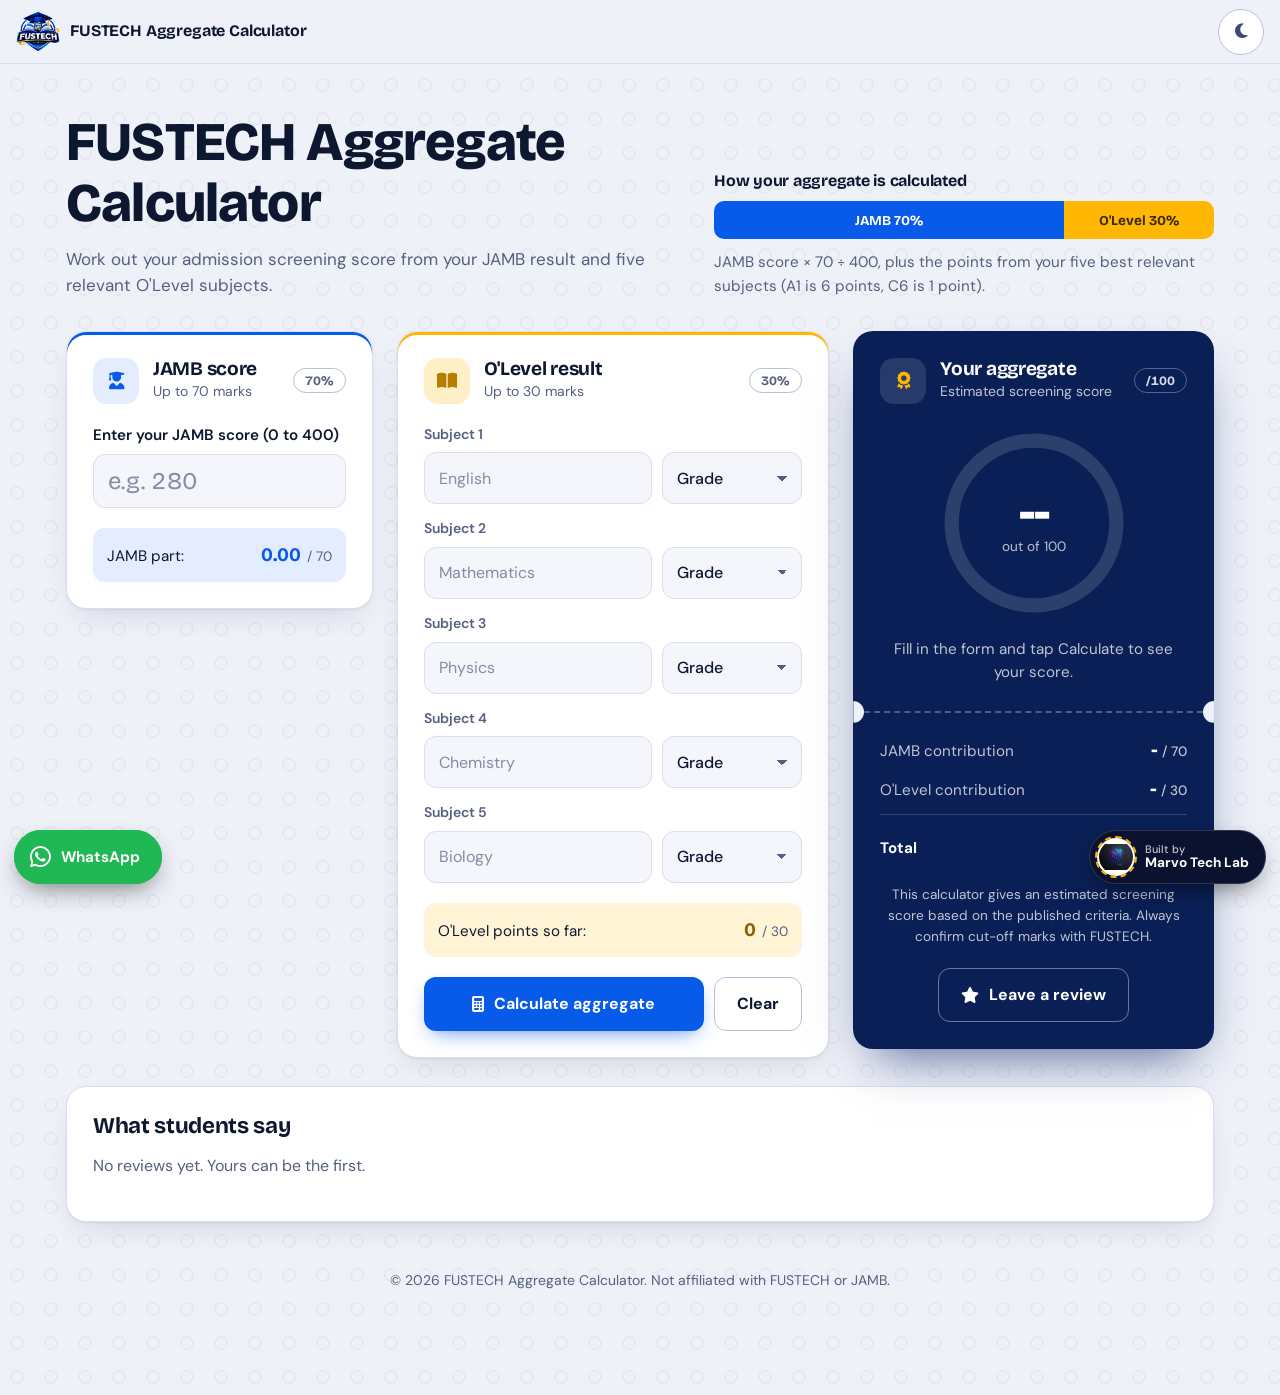
<file: index.html>
<!DOCTYPE html>
<html lang="en" data-theme="light">
<head>
    <meta charset="UTF-8">
    <!-- No maximum-scale here: blocking pinch-zoom hurts accessibility. Phones won't auto-zoom because every input is 16px+ (see style.css). -->
    <meta name="viewport" content="width=device-width, initial-scale=1, viewport-fit=cover">
    <title>FUSTECH Aggregate Calculator | Marvo Tech Lab</title>
    <meta name="description" content="Calculate your FUSTECH Epe admission screening score using your JAMB score (70%) and five O'Level grades (30%).">
    <meta name="keywords" content="FUSTECH aggregate calculator, FUSTECH Epe, JAMB calculator, O'Level aggregate, admission screening calculator, Marvo Tech Lab">
    <meta name="author" content="Marvo Tech Lab">
    <meta name="robots" content="index, follow, max-image-preview:large">
    <meta name="theme-color" content="#075be8">
    <meta name="color-scheme" content="light dark">
    <link rel="canonical" href="https://fustechaggregatecalc.vercel.app/">
    <link rel="icon" type="image/webp" href="assets/file_00000000282081f4893661b5b9f4b9ce.webp">

    <meta property="og:type" content="website">
    <meta property="og:title" content="FUSTECH Aggregate Calculator">
    <meta property="og:description" content="Calculate your FUSTECH admission aggregate using JAMB and O'Level grades.">
    <meta property="og:image" content="https://fustechaggregatecalculator.vercel.app/assets/file_00000000282081f4893661b5b9f4b9ce.webp">
    <meta property="og:url" content="https://fustechaggregatecalc.vercel.app/">
    <meta property="og:site_name" content="FUSTECH Aggregate Calculator">
    <meta property="og:locale" content="en_NG">
    <meta name="twitter:card" content="summary_large_image">
    <meta name="twitter:title" content="FUSTECH Aggregate Calculator">
    <meta name="twitter:description" content="Calculate your FUSTECH admission aggregate using JAMB and O'Level grades.">
    <meta name="twitter:image" content="https://fustechaggregatecalc.vercel.app/assets/file_00000000282081f4893661b5b9f4b9ce.webp">

    <!-- Runs before first paint so the saved theme never flashes the wrong colour -->
    <script>
        (function () {
            try {
                var saved = localStorage.getItem('fustech-theme');
                var theme = saved || (window.matchMedia('(prefers-color-scheme: dark)').matches ? 'dark' : 'light');
                document.documentElement.setAttribute('data-theme', theme);
            } catch (e) { /* storage blocked: stay on light */ }
        })();
    </script>

    <link rel="preconnect" href="https://fonts.googleapis.com">
    <link rel="preconnect" href="https://fonts.gstatic.com" crossorigin>
    <link href="https://fonts.googleapis.com/css2?family=Bricolage+Grotesque:opsz,wght@12..96,600;12..96,700;12..96,800&family=DM+Sans:wght@400;500;600;700&display=swap" rel="stylesheet">
    <link rel="stylesheet" href="https://cdnjs.cloudflare.com/ajax/libs/font-awesome/6.7.2/css/all.min.css">

    <script type="application/ld+json">
    {
        "@context": "https://schema.org",
        "@type": "WebApplication",
        "name": "FUSTECH Aggregate Calculator",
        "url": "https://fustechaggregatecalc.vercel.app/",
        "applicationCategory": "EducationalApplication",
        "operatingSystem": "Any",
        "description": "Calculate your FUSTECH admission aggregate using your JAMB score and five relevant O'Level grades.",
        "author": { "@type": "Organization", "name": "Marvo Tech Lab", "url": "https://marvotechlab.vercel.app/" },
        "offers": { "@type": "Offer", "price": "0", "priceCurrency": "NGN" }
    }
    </script>

    <link rel="stylesheet" href="style.css">
</head>
<body class="is-loading">
    <a class="skip-link" href="#main">Skip to the calculator</a>

    <!-- Intro screen: calculator logo, then "Built by Marvo Tech Lab". Tap Skip to go straight in. -->
    <div class="splash" id="splash" role="status" aria-label="Loading FUSTECH Aggregate Calculator">
        <div class="splash-inner">
            <div class="splash-logo">
                <svg class="splash-ring" viewBox="0 0 140 140" aria-hidden="true">
                    <circle cx="70" cy="70" r="64" pathLength="100"></circle>
                </svg>
                <img src="assets/file_00000000282081f4893661b5b9f4b9ce.webp" alt="" width="96" height="96" decoding="async">
            </div>
            <p class="splash-title">FUSTECH Aggregate Calculator</p>
            <p class="splash-credit">
                <span>Built by Marvo Tech Lab</span>
                <img src="assets/logo.webp" alt="" width="28" height="28" decoding="async">
            </p>
            <div class="splash-bar" aria-hidden="true"><span></span></div>
        </div>
        <button type="button" class="splash-skip" id="splash-skip">Skip</button>
    </div>

    <header class="site-header">
        <a class="brand" href="./" aria-label="FUSTECH Aggregate Calculator home">
            <img class="brand-logo" src="assets/file_00000000282081f4893661b5b9f4b9ce.webp" alt="" width="44" height="44" decoding="async">
            <span class="brand-name">FUSTECH Aggregate Calculator</span>
        </a>
        <button type="button" class="theme-toggle" id="theme-toggle" aria-label="Switch to dark mode" title="Toggle theme">
            <i class="fa-solid fa-moon icon-moon" aria-hidden="true"></i>
            <i class="fa-solid fa-sun icon-sun" aria-hidden="true"></i>
        </button>
    </header>

    <main id="main" class="layout">

        <!-- Intro and formula -->
        <section class="intro" aria-labelledby="calculator-title">
            <div class="intro-copy">
                <h1 id="calculator-title">FUSTECH Aggregate Calculator</h1>
                <p class="lead">Work out your admission screening score from your JAMB result and five relevant O'Level subjects.</p>
            </div>
            <article class="formula" aria-labelledby="formula-title">
                <h2 id="formula-title">How your aggregate is calculated</h2>
                <div class="split-bar" aria-hidden="true">
                    <span class="split-jamb">JAMB 70%</span>
                    <span class="split-olevel">O'Level 30%</span>
                </div>
                <p class="formula-line">JAMB score × 70 ÷ 400, plus the points from your five best relevant subjects (A1 is 6 points, C6 is 1 point).</p>
            </article>
        </section>

        <!-- One form, three cards: JAMB, O'Level, Result -->
        <form id="aggregateCalculator" class="calc-grid" novalidate>

            <!-- Card 1: JAMB -->
            <section class="panel card card-jamb" aria-labelledby="jamb-title">
                <div class="card-head">
                    <span class="card-icon" aria-hidden="true"><i class="fa-solid fa-user-graduate"></i></span>
                    <div>
                        <h2 id="jamb-title">JAMB score</h2>
                        <p>Up to 70 marks</p>
                    </div>
                    <span class="card-tag">70%</span>
                </div>
                <div class="field">
                    <label for="jambScore">Enter your JAMB score (0 to 400)</label>
                    <input type="text" id="jambScore" name="jamb_score" inputmode="numeric" pattern="[0-9]*" maxlength="3" placeholder="e.g. 280" autocomplete="off" required aria-describedby="jambError">
                    <p class="field-error" id="jambError" role="alert"></p>
                </div>
                <p class="live-line">JAMB part: <strong id="jambLive">0.00</strong> <small>/ 70</small></p>
            </section>

            <!-- Card 2: O'Level -->
            <section class="panel card card-olevel" aria-labelledby="olevel-title">
                <div class="card-head">
                    <span class="card-icon" aria-hidden="true"><i class="fa-solid fa-book-open"></i></span>
                    <div>
                        <h2 id="olevel-title">O'Level result</h2>
                        <p>Up to 30 marks</p>
                    </div>
                    <span class="card-tag">30%</span>
                </div>
                <fieldset class="olevel">
                    <legend class="sr-only">Five O'Level subjects and grades</legend>
                    <div class="subject-row">
                        <label for="subjectName1">Subject 1</label>
                        <input type="text" id="subjectName1" name="subject_name_1" placeholder="English" maxlength="30" autocomplete="off" enterkeyhint="next">
                        <select id="subject1" name="subject_1" aria-label="Subject 1 grade" required>
                            <option value="">Grade</option>
                            <option value="6">A1 (6 pts)</option>
                            <option value="5">B2 (5 pts)</option>
                            <option value="4">B3 (4 pts)</option>
                            <option value="3">C4 (3 pts)</option>
                            <option value="2">C5 (2 pts)</option>
                            <option value="1">C6 (1 pt)</option>
                        </select>
                    </div>
                    <div class="subject-row">
                        <label for="subjectName2">Subject 2</label>
                        <input type="text" id="subjectName2" name="subject_name_2" placeholder="Mathematics" maxlength="30" autocomplete="off" enterkeyhint="next">
                        <select id="subject2" name="subject_2" aria-label="Subject 2 grade" required>
                            <option value="">Grade</option>
                            <option value="6">A1 (6 pts)</option>
                            <option value="5">B2 (5 pts)</option>
                            <option value="4">B3 (4 pts)</option>
                            <option value="3">C4 (3 pts)</option>
                            <option value="2">C5 (2 pts)</option>
                            <option value="1">C6 (1 pt)</option>
                        </select>
                    </div>
                    <div class="subject-row">
                        <label for="subjectName3">Subject 3</label>
                        <input type="text" id="subjectName3" name="subject_name_3" placeholder="Physics" maxlength="30" autocomplete="off" enterkeyhint="next">
                        <select id="subject3" name="subject_3" aria-label="Subject 3 grade" required>
                            <option value="">Grade</option>
                            <option value="6">A1 (6 pts)</option>
                            <option value="5">B2 (5 pts)</option>
                            <option value="4">B3 (4 pts)</option>
                            <option value="3">C4 (3 pts)</option>
                            <option value="2">C5 (2 pts)</option>
                            <option value="1">C6 (1 pt)</option>
                        </select>
                    </div>
                    <div class="subject-row">
                        <label for="subjectName4">Subject 4</label>
                        <input type="text" id="subjectName4" name="subject_name_4" placeholder="Chemistry" maxlength="30" autocomplete="off" enterkeyhint="next">
                        <select id="subject4" name="subject_4" aria-label="Subject 4 grade" required>
                            <option value="">Grade</option>
                            <option value="6">A1 (6 pts)</option>
                            <option value="5">B2 (5 pts)</option>
                            <option value="4">B3 (4 pts)</option>
                            <option value="3">C4 (3 pts)</option>
                            <option value="2">C5 (2 pts)</option>
                            <option value="1">C6 (1 pt)</option>
                        </select>
                    </div>
                    <div class="subject-row">
                        <label for="subjectName5">Subject 5</label>
                        <input type="text" id="subjectName5" name="subject_name_5" placeholder="Biology" maxlength="30" autocomplete="off" enterkeyhint="done">
                        <select id="subject5" name="subject_5" aria-label="Subject 5 grade" required>
                            <option value="">Grade</option>
                            <option value="6">A1 (6 pts)</option>
                            <option value="5">B2 (5 pts)</option>
                            <option value="4">B3 (4 pts)</option>
                            <option value="3">C4 (3 pts)</option>
                            <option value="2">C5 (2 pts)</option>
                            <option value="1">C6 (1 pt)</option>
                        </select>
                    </div>

                </fieldset>
                <p class="live-line">O'Level points so far: <strong id="olevelLive">0</strong> <small>/ 30</small></p>
                <p class="form-status" id="calcStatus" role="alert"></p>
                <div class="actions">
                    <button type="submit" class="btn btn-primary" id="calcBtn">
                        <i class="fa-solid fa-calculator" aria-hidden="true"></i>
                        <span class="btn-label">Calculate aggregate</span>
                    </button>
                    <button type="reset" class="btn btn-ghost" id="resetBtn">Clear</button>
                </div>
            </section>

            <!-- Card 3: Result slip -->
            <section class="panel card card-result result" id="result-section" aria-labelledby="result-title" tabindex="-1">
                <div class="card-head">
                    <span class="card-icon" aria-hidden="true"><i class="fa-solid fa-award"></i></span>
                    <div>
                        <h2 id="result-title">Your aggregate</h2>
                        <p>Estimated screening score</p>
                    </div>
                    <span class="card-tag">/100</span>
                </div>

                <div class="gauge" id="gauge">
                    <svg viewBox="0 0 120 120" aria-hidden="true">
                        <circle class="gauge-track" cx="60" cy="60" r="52"></circle>
                        <circle class="gauge-fill" id="gaugeFill" cx="60" cy="60" r="52" pathLength="100"></circle>
                    </svg>
                    <div class="gauge-text">
                        <output id="aggregateResult" for="jambScore subject1 subject2 subject3 subject4 subject5">--</output>
                        <span>out of 100</span>
                    </div>
                </div>
                <p class="sr-only" id="srAnnounce" aria-live="polite"></p>
                <p class="result-hint" id="resultHint">Fill in the form and tap Calculate to see your score.</p>

                <dl class="breakdown">
                    <div>
                        <dt>JAMB contribution</dt>
                        <dd><span id="jambContribution">-</span> <small>/ 70</small></dd>
                    </div>
                    <div>
                        <dt>O'Level contribution</dt>
                        <dd><span id="olevelContribution">-</span> <small>/ 30</small></dd>
                    </div>
                    <div class="total">
                        <dt>Total</dt>
                        <dd><span id="total">-</span> <small>/ 100</small></dd>
                    </div>
                </dl>

                <ul class="grade-chips" id="gradeChips" aria-label="Your O'Level grades"></ul>

                <p class="disclaimer">This calculator gives an estimated screening score based on the published criteria. Always confirm cut-off marks with FUSTECH.</p>

                <button type="button" class="btn btn-ghost" id="open-review">
                    <i class="fa-solid fa-star" aria-hidden="true"></i> Leave a review
                </button>
            </section>
        </form>

        <!-- Reviews -->
        <section class="panel reviews" id="reviews" aria-labelledby="reviews-title">
            <h2 id="reviews-title">What students say</h2>
            <p class="reviews-summary" id="reviews-summary">No reviews yet. Yours can be the first.</p>
            <ul class="reviews-list" id="reviews-list"></ul>

            <div class="review-form-wrapper" id="review-form-wrapper" hidden>
                <div class="review-form-header">
                    <div>
                        <h3 id="review-form-title"><i class="fa-solid fa-comment" aria-hidden="true"></i> Share your experience</h3>
                        <p>Your feedback helps us improve this calculator.</p>
                    </div>
                    <button type="button" class="icon-btn" id="close-review-form" aria-label="Close review form">
                        <i class="fa-solid fa-xmark" aria-hidden="true"></i>
                    </button>
                </div>

                <form class="review-form" id="customer-review-form" novalidate>
                    <div class="field">
                        <label for="review-name">Your name</label>
                        <input type="text" id="review-name" name="name" placeholder="e.g. Daniel" autocomplete="name" maxlength="60" required>
                    </div>
                    <div class="field">
                        <label for="review-email">Email address</label>
                        <input type="email" id="review-email" name="email" placeholder="you@example.com" autocomplete="email" inputmode="email" maxlength="120" required>
                        <small class="hint">Never shown publicly.</small>
                    </div>

                    <fieldset class="star-rating-field">
                        <legend>Your rating</legend>
                        <!-- Radios come first in the markup, highest value first. CSS reverses the row so 1 star sits on the left. -->
                        <div class="star-rating">
                            <input type="radio" name="rating" id="star5" value="5" required><label for="star5" title="5 stars"><i class="fa-solid fa-star" aria-hidden="true"></i><span class="sr-only">5 stars</span></label>
                            <input type="radio" name="rating" id="star4" value="4"><label for="star4" title="4 stars"><i class="fa-solid fa-star" aria-hidden="true"></i><span class="sr-only">4 stars</span></label>
                            <input type="radio" name="rating" id="star3" value="3"><label for="star3" title="3 stars"><i class="fa-solid fa-star" aria-hidden="true"></i><span class="sr-only">3 stars</span></label>
                            <input type="radio" name="rating" id="star2" value="2"><label for="star2" title="2 stars"><i class="fa-solid fa-star" aria-hidden="true"></i><span class="sr-only">2 stars</span></label>
                            <input type="radio" name="rating" id="star1" value="1"><label for="star1" title="1 star"><i class="fa-solid fa-star" aria-hidden="true"></i><span class="sr-only">1 star</span></label>
                        </div>
                    </fieldset>

                    <div class="field">
                        <label for="review-message">Your experience</label>
                        <textarea id="review-message" name="review" rows="5" placeholder="Was the calculator clear? Did it match what you expected?" maxlength="1000" required></textarea>
                        <small class="character-count" id="review-count">0 / 1,000 characters (minimum 20)</small>
                    </div>

                    <!-- Spam trap: real people never see or fill this -->
                    <input type="text" name="website" class="hp-field" tabindex="-1" autocomplete="off" aria-hidden="true">

                    <label class="review-consent">
                        <input type="checkbox" name="publication_consent" value="yes" required>
                        <span>I agree that my review may be published on this website.</span>
                    </label>

                    <p class="form-status" id="review-status" role="alert"></p>

                    <button type="submit" class="btn btn-primary" id="review-submit">
                        <span class="btn-label">Submit review</span>
                        <i class="fa-solid fa-paper-plane" aria-hidden="true"></i>
                    </button>
                </form>
            </div>
        </section>
    </main>

    <!-- Success card (shown the moment a review is published) -->
    <div class="review-confirmation" id="review-confirmation" role="dialog" aria-modal="true" aria-labelledby="review-confirm-title" hidden>
        <div class="review-confirmation-card">
            <button type="button" class="review-confirm-x" id="review-confirm-x" aria-label="Close">
                <svg viewBox="0 0 24 24" aria-hidden="true"><path d="M6 6l12 12M18 6L6 18"/></svg>
            </button>
            <div class="success-badge">
                <span class="success-check">
                    <svg viewBox="0 0 24 24" aria-hidden="true"><path d="M5 12.5l4.2 4.2L19 7" pathLength="100"/></svg>
                </span>
            </div>
            <h2 id="review-confirm-title">Review published</h2>
            <p id="review-confirm-text">Thanks for sharing your experience. Your review is now live on this page.</p>
            <button type="button" class="btn btn-primary" id="review-confirm-close">
                See my review <i class="fa-solid fa-arrow-down" aria-hidden="true"></i>
            </button>
        </div>
    </div>

    <footer class="site-footer">
        <p>© <span id="year">2026</span> FUSTECH Aggregate Calculator. Not affiliated with FUSTECH or JAMB.</p>
    </footer>

    <!-- Floating buttons: WhatsApp bottom-left, Built by Marvo Tech Lab bottom-right -->
    <aside class="float float-left" id="left">
        <a href="https://wa.me/2347077282020" target="_blank" rel="noopener noreferrer" aria-label="Contact Marvo Tech Lab on WhatsApp">
            <i class="fa-brands fa-whatsapp" aria-hidden="true"></i>
            <span class="float-label">WhatsApp</span>
        </a>
    </aside>
    <aside class="float float-right" id="right">
        <a href="https://marvotechlab.vercel.app/" target="_blank" rel="noopener noreferrer" aria-label="Built by Marvo Tech Lab. Visit our website">
            <img src="assets/logo.webp" alt="" width="36" height="36" loading="lazy" decoding="async">
            <span class="float-label"><small>Built by</small>Marvo Tech Lab</span>
        </a>
    </aside>

    <noscript><p class="noscript">This calculator needs JavaScript. Please turn it on and reload.</p></noscript>
    <script src="script.js" defer></script>
</body>
</html>
</file>
<file: style.css>
/* ==========================================================================
   FUSTECH Aggregate Calculator | Marvo Tech Lab
   Idea: the calculator is a result slip. Pale paper, OMR-bubble dot grid,
   a perforated tear line in the result card.
   ========================================================================== */

/* ---------- 1. Design tokens ---------- */
:root {
    --font-display: "Bricolage Grotesque", "DM Sans", system-ui, sans-serif;
    --font-body: "DM Sans", system-ui, -apple-system, "Segoe UI", Roboto, sans-serif;

    --bg: #eef1f8;
    --dots: rgba(14, 23, 48, 0.045);
    --surface: #ffffff;
    --surface-2: #f4f6fc;
    --ink: #0e1730;
    --muted: #55607f;
    --line: #d9deec;
    --line-strong: #b8c0d8;

    --brand: #075be8;          /* buttons, fills (white text sits on it) */
    --brand-text: #075be8;     /* links and accents on the page background */
    --brand-soft: #e4edff;
    --signal: #ffb703;         /* stars and the 30% O'Level segment */
    --signal-ink: #3a2a00;
    --ok: #0b8f5f;
    --danger: #d4243f;
    --whatsapp: #1fb855;
    --ring: rgba(7, 91, 232, 0.4);

    --result-bg: #0a1f55;
    --shadow: 0 1px 2px rgba(14, 23, 48, 0.06), 0 12px 32px -12px rgba(14, 23, 48, 0.16);
    --splash-bg: #f7f9ff;

    --r-panel: 20px;
    --r-control: 12px;
    --header-h: 64px;
}

[data-theme="dark"] {
    --bg: #070d1f;
    --dots: rgba(160, 185, 255, 0.05);
    --surface: #0f1833;
    --surface-2: #14203f;
    --ink: #e9eeff;
    --muted: #9aa7c9;
    --line: #223058;
    --line-strong: #34457a;

    --brand-text: #7fb0ff;
    --brand-soft: #14284f;
    --ok: #3ccf92;
    --danger: #ff6b82;
    --ring: rgba(127, 176, 255, 0.55);

    --shadow: 0 1px 0 rgba(255, 255, 255, 0.03) inset, 0 16px 36px -14px rgba(0, 0, 0, 0.7);
    --splash-bg: #050a18;
    --result-bg: #143084;
}

/* ---------- 2. Base ---------- */
*, *::before, *::after { box-sizing: border-box; }

html {
    -webkit-text-size-adjust: 100%;
    text-size-adjust: 100%;
    scroll-behavior: smooth;
    color-scheme: light;
}
html[data-theme="dark"] { color-scheme: dark; }

body {
    margin: 0;
    min-height: 100vh;
    min-height: 100dvh;
    font-family: var(--font-body);
    font-size: 1rem;
    line-height: 1.55;
    color: var(--ink);
    background-color: var(--bg);
    /* OMR-bubble grid: a quiet nod to the answer sheets this audience knows */
    background-image: radial-gradient(circle at center, transparent 5px, var(--dots) 5.5px, var(--dots) 6.5px, transparent 7px);
    background-size: 34px 34px;
    transition: background-color 0.3s ease, color 0.3s ease;
    overflow-x: hidden;
    touch-action: manipulation; /* removes the double-tap zoom delay */
}
body.is-loading { overflow: hidden; }

img, svg { max-width: 100%; display: block; }
[hidden] { display: none !important; }

h1, h2, h3 {
    font-family: var(--font-display);
    line-height: 1.12;
    letter-spacing: -0.015em;
    margin: 0;
    text-wrap: balance;
}
p { margin: 0; }

a { color: var(--brand-text); }

:focus-visible {
    outline: 3px solid var(--ring);
    outline-offset: 2px;
    border-radius: 6px;
}

.sr-only {
    position: absolute; width: 1px; height: 1px; padding: 0; margin: -1px;
    overflow: hidden; clip: rect(0, 0, 0, 0); white-space: nowrap; border: 0;
}

.skip-link {
    position: fixed; left: 12px; top: -60px; z-index: 2000;
    background: var(--brand); color: #fff; padding: 10px 16px; border-radius: 10px;
    text-decoration: none; font-weight: 600; transition: top 0.2s;
}
.skip-link:focus { top: 12px; }

.noscript { padding: 16px; text-align: center; background: var(--signal); color: var(--signal-ink); }

/* ---------- 3. Intro screen ---------- */
.splash {
    position: fixed; inset: 0; z-index: 1000;
    display: grid; place-items: center;
    background: var(--splash-bg);
    transition: opacity 0.55s ease, visibility 0.55s ease;
    /* Failsafe: if JavaScript ever fails, the screen still leaves by itself */
    animation: splashFailsafe 0.5s ease 5s forwards;
}
.splash.is-hidden { opacity: 0; visibility: hidden; pointer-events: none; }

.splash-inner { display: grid; justify-items: center; gap: 14px; padding: 24px; text-align: center; }

.splash-logo { position: relative; width: 140px; height: 140px; display: grid; place-items: center; }
.splash-logo img {
    width: 96px; height: 96px;
    animation: logoIn 0.75s cubic-bezier(0.2, 1.4, 0.4, 1) 0.15s both, logoFloat 3s ease-in-out 1s infinite;
}
.splash-ring { position: absolute; inset: 0; width: 100%; height: 100%; transform: rotate(-90deg); }
.splash-ring circle {
    fill: none; stroke: var(--brand); stroke-width: 3; stroke-linecap: round;
    stroke-dasharray: 100; stroke-dashoffset: 100;
    animation: draw 1.1s cubic-bezier(0.6, 0, 0.2, 1) 0.1s forwards;
}

.splash-title {
    font-family: var(--font-display); font-weight: 700; font-size: 1.35rem; letter-spacing: -0.01em;
    animation: rise 0.6s ease 0.55s both;
}
.splash-credit {
    display: flex; align-items: center; gap: 10px;
    color: var(--muted); font-size: 0.95rem; font-weight: 500;
    animation: rise 0.6s ease 1s both;
}
.splash-credit img { width: 28px; height: 28px; animation: spinIn 0.9s cubic-bezier(0.3, 1.2, 0.4, 1) 1.1s both; }

.splash-bar { width: 160px; height: 3px; border-radius: 3px; background: var(--line); overflow: hidden; margin-top: 8px; }
.splash-bar span {
    display: block; height: 100%; width: 100%; background: var(--brand);
    transform-origin: left; transform: scaleX(0);
    animation: fill 2.2s cubic-bezier(0.4, 0, 0.2, 1) 0.2s forwards;
}

.splash-skip {
    position: absolute; right: 16px; top: calc(14px + env(safe-area-inset-top));
    min-height: 44px; padding: 0 16px; border-radius: 999px;
    border: 1px solid var(--line-strong); background: transparent; color: var(--muted);
    font: 600 0.9rem var(--font-body); cursor: pointer;
}

@keyframes draw { to { stroke-dashoffset: 0; } }
@keyframes logoIn { from { opacity: 0; transform: scale(0.5) rotate(-12deg); } to { opacity: 1; transform: none; } }
@keyframes logoFloat { 50% { transform: translateY(-5px); } }
@keyframes rise { from { opacity: 0; transform: translateY(12px); } to { opacity: 1; transform: none; } }
@keyframes spinIn { from { opacity: 0; transform: rotate(-200deg) scale(0.3); } to { opacity: 1; transform: none; } }
@keyframes fill { to { transform: scaleX(1); } }
@keyframes splashFailsafe { to { opacity: 0; visibility: hidden; pointer-events: none; } }

/* ---------- 4. Header ---------- */
.site-header {
    position: sticky; top: 0; z-index: 50;
    height: var(--header-h);
    display: flex; align-items: center; justify-content: space-between; gap: 12px;
    padding: 0 max(16px, env(safe-area-inset-left)) 0 max(16px, env(safe-area-inset-right));
    background: color-mix(in srgb, var(--bg) 82%, transparent);
    -webkit-backdrop-filter: blur(14px); backdrop-filter: blur(14px);
    border-bottom: 1px solid var(--line);
}
.brand { display: flex; align-items: center; gap: 10px; text-decoration: none; color: var(--ink); min-width: 0; }
.brand-logo { width: 44px; height: 44px; flex: none; }
body:not(.is-loading) .brand-logo { animation: logoIn 0.8s cubic-bezier(0.2, 1.4, 0.4, 1) 0.1s both; }
.brand:hover .brand-logo { transform: rotate(-6deg) scale(1.06); transition: transform 0.25s; }
.brand-name {
    font-family: var(--font-display); font-weight: 700; font-size: 1rem; letter-spacing: -0.01em;
    white-space: nowrap; overflow: hidden; text-overflow: ellipsis;
}

.theme-toggle {
    position: relative; flex: none; width: 46px; height: 46px; border-radius: 50%;
    border: 1px solid var(--line-strong); background: var(--surface); color: var(--ink);
    cursor: pointer; display: grid; place-items: center; font-size: 1.05rem;
    transition: background-color 0.25s, border-color 0.25s, transform 0.15s;
}
.theme-toggle:active { transform: scale(0.92); }
.theme-toggle i { position: absolute; transition: opacity 0.35s ease, transform 0.45s cubic-bezier(0.3, 1.3, 0.5, 1); }
.icon-sun { color: #ffc43d; }
.icon-moon { color: #3b4a7a; }
[data-theme="light"] .icon-sun { opacity: 0; transform: rotate(-90deg) scale(0.3); }
[data-theme="dark"] .icon-moon { opacity: 0; transform: rotate(90deg) scale(0.3); }

/* ---------- 5. Layout ---------- */
.layout {
    display: grid; grid-template-columns: minmax(0, 1fr); gap: 22px;
    width: 100%; max-width: 1180px; margin: 0 auto;
    padding: 22px max(16px, env(safe-area-inset-left)) 24px max(16px, env(safe-area-inset-right));
}
.layout > * { min-width: 0; }

.intro { display: grid; gap: 20px; padding: 8px 0 4px; }
.intro-copy { display: grid; gap: 12px; }
.intro h1 { font-size: clamp(2rem, 7vw, 3.4rem); font-weight: 800; }
.lead { color: var(--muted); font-size: 1.0625rem; max-width: 52ch; }
@media (min-width: 900px) {
    .layout { padding-top: 40px; row-gap: 28px; }
    .intro { grid-template-columns: minmax(0, 1.2fr) minmax(0, 1fr); align-items: end; gap: 48px; }
}

/* The card grid: JAMB, O'Level, Result */
.calc-grid { display: grid; grid-template-columns: minmax(0, 1fr); gap: 20px; align-items: start; }
.calc-grid > * { min-width: 0; }
@media (min-width: 720px) {
    .calc-grid { grid-template-columns: repeat(2, minmax(0, 1fr)); }
    .calc-grid .result { grid-column: 1 / -1; width: 100%; max-width: 560px; justify-self: center; }
}
@media (min-width: 1100px) {
    .calc-grid { grid-template-columns: minmax(0, 0.85fr) minmax(0, 1.2fr) minmax(0, 1fr); gap: 24px; }
    .calc-grid .result { grid-column: auto; max-width: none; position: sticky; top: calc(var(--header-h) + 20px); }
}

/* Shared card look */
.panel {
    background: var(--surface); border: 1px solid var(--line); border-radius: var(--r-panel);
    box-shadow: var(--shadow); padding: 22px;
    transition: background-color 0.3s, border-color 0.3s;
}
.card {
    display: grid; gap: 20px; align-content: start;
    /* a coloured top edge, matching the 70/30 bar above */
    box-shadow: inset 0 3px 0 var(--accent, transparent), var(--shadow);
}
.card-jamb { --accent: var(--brand); }
.card-olevel { --accent: var(--signal); }
@media (min-width: 960px) { .panel { padding: 26px; } }

.card-head { display: flex; align-items: center; gap: 14px; }
.card-head > div { min-width: 0; }
.card-head h2 { font-size: 1.2rem; font-weight: 700; }
.card-head p { color: var(--muted); font-size: 0.875rem; margin-top: 2px; }
.card-icon {
    flex: none; width: 46px; height: 46px; border-radius: 14px; display: grid; place-items: center;
    background: var(--brand-soft); color: var(--brand-text); font-size: 1.1rem;
}
.card-olevel .card-icon { background: color-mix(in srgb, var(--signal) 22%, transparent); color: #b87d00; }
[data-theme="dark"] .card-olevel .card-icon { color: var(--signal); }
.card-tag {
    margin-left: auto; flex: none; padding: 4px 11px; border-radius: 999px;
    border: 1px solid var(--line-strong); color: var(--muted);
    font: 700 0.8rem var(--font-display); font-variant-numeric: tabular-nums;
}

/* ---------- 6. Formula block ---------- */
.formula { display: grid; gap: 12px; }
.formula h2 { font-size: 1rem; font-weight: 700; }
.split-bar { display: flex; height: 38px; border-radius: 10px; overflow: hidden; font: 700 0.85rem var(--font-display); }
.split-bar span { display: grid; place-items: center; white-space: nowrap; }
.split-jamb { flex: 70; background: var(--brand); color: #fff; }
.split-olevel { flex: 30; background: var(--signal); color: var(--signal-ink); }
.formula-line { color: var(--muted); font-size: 0.95rem; max-width: 60ch; }

/* ---------- 7. Form controls ---------- */
.field { display: grid; gap: 7px; }
label, legend { font-weight: 600; font-size: 0.95rem; }
.hint, small.hint { color: var(--muted); font-size: 0.875rem; font-weight: 400; }

/* 16px minimum stops iPhone Safari zooming in on focus, so nobody has to pinch-zoom back out */
input[type="text"], input[type="email"], select, textarea {
    width: 100%; min-height: 52px; padding: 12px 14px;
    font: 500 1rem var(--font-body); color: var(--ink);
    background: var(--surface-2); border: 1.5px solid var(--line); border-radius: var(--r-control);
    transition: border-color 0.2s, box-shadow 0.2s, background-color 0.3s;
    -webkit-appearance: none; appearance: none;
}
input::placeholder, textarea::placeholder { color: color-mix(in srgb, var(--muted) 70%, transparent); font-weight: 400; }
input:focus, select:focus, textarea:focus { outline: none; border-color: var(--brand-text); box-shadow: 0 0 0 4px var(--ring); background: var(--surface); }
[aria-invalid="true"] { border-color: var(--danger) !important; }
textarea { resize: vertical; min-height: 130px; line-height: 1.5; }

select {
    padding-right: 36px; cursor: pointer;
    background-image: linear-gradient(45deg, transparent 50%, var(--muted) 50%), linear-gradient(135deg, var(--muted) 50%, transparent 50%);
    background-position: calc(100% - 19px) 50%, calc(100% - 14px) 50%;
    background-size: 5px 5px, 5px 5px; background-repeat: no-repeat;
}

#jambScore { font-family: var(--font-display); font-size: 1.5rem; font-weight: 700; letter-spacing: 0.02em; }

.field-error, .form-status { font-size: 0.9rem; color: var(--danger); font-weight: 500; }
.field-error:empty, .form-status:empty { display: none; }
.form-status.is-ok { color: var(--ok); }

.olevel { border: 0; padding: 0; margin: 0; min-width: 0; display: grid; gap: 14px; }

.subject-row { display: grid; grid-template-columns: minmax(0, 1fr) 128px; gap: 7px 10px; }
.subject-row label { grid-column: 1 / -1; font-size: 0.875rem; color: var(--muted); }
@media (min-width: 400px) { .subject-row { grid-template-columns: minmax(0, 1fr) 140px; } }

.live-line {
    display: flex; align-items: baseline; gap: 6px;
    padding: 12px 14px; border-radius: var(--r-control);
    background: var(--brand-soft); font-size: 0.95rem;
}
.live-line strong { margin-left: auto; font-family: var(--font-display); font-size: 1.2rem; color: var(--brand-text); font-variant-numeric: tabular-nums; }
.live-line small { color: var(--muted); font-size: 0.85rem; }
.card-olevel .live-line { background: color-mix(in srgb, var(--signal) 16%, transparent); }
[data-theme="dark"] .card-olevel .live-line strong { color: var(--signal); }
.card-olevel .live-line strong { color: #8a5d00; }
[data-theme="dark"] .card-olevel .live-line strong { color: var(--signal); }

/* ---------- 8. Buttons ---------- */
.actions { display: grid; grid-template-columns: 1fr auto; gap: 10px; }

.btn {
    position: relative; display: inline-flex; align-items: center; justify-content: center; gap: 10px;
    min-height: 54px; padding: 0 22px; border-radius: var(--r-control);
    font: 700 1rem var(--font-body); cursor: pointer; border: 1.5px solid transparent;
    transition: transform 0.12s ease, background-color 0.2s, border-color 0.2s, opacity 0.2s, box-shadow 0.2s;
    -webkit-tap-highlight-color: transparent;
}
.btn:active:not(:disabled) { transform: translateY(1px) scale(0.985); }
.btn-primary { background: var(--brand); color: #fff; box-shadow: 0 8px 20px -8px rgba(7, 91, 232, 0.7); }
.btn-primary:hover:not(:disabled) { background: #0a4fd0; }
.btn-ghost { background: transparent; color: var(--ink); border-color: var(--line-strong); }
.btn-ghost:hover:not(:disabled) { border-color: var(--brand-text); color: var(--brand-text); }

/* Locked state: set by script.js while a request is running so a second tap does nothing */
.btn:disabled, .btn[aria-busy="true"] { cursor: not-allowed; opacity: 0.75; }
.btn[aria-busy="true"] > i { display: none; }
.btn[aria-busy="true"]::before {
    content: ""; width: 18px; height: 18px; border-radius: 50%;
    border: 2.5px solid rgba(255, 255, 255, 0.4); border-top-color: #fff;
    animation: spin 0.7s linear infinite;
}
.btn-ghost[aria-busy="true"]::before { border-color: var(--line-strong); border-top-color: var(--brand-text); }
@keyframes spin { to { transform: rotate(360deg); } }

.icon-btn {
    flex: none; width: 44px; height: 44px; border-radius: 50%; border: 1px solid var(--line);
    background: var(--surface-2); color: var(--ink); cursor: pointer; display: grid; place-items: center; font-size: 1rem;
}

/* ---------- 9. Result slip ---------- */
.result { scroll-margin-top: calc(var(--header-h) + 12px); outline: none; text-align: center; }
.result .card-head { text-align: left; }

.gauge { position: relative; width: 190px; height: 190px; margin: 4px auto 0; }
.gauge svg { width: 100%; height: 100%; transform: rotate(-90deg); }
.gauge circle { fill: none; stroke-width: 9; }
.gauge-track { stroke: var(--line); }
.gauge-fill {
    stroke: var(--brand-text); stroke-linecap: round;
    stroke-dasharray: 100; stroke-dashoffset: 100;
    transition: stroke-dashoffset 1s cubic-bezier(0.3, 0.7, 0.2, 1);
}
.gauge-text { position: absolute; inset: 0; display: grid; place-content: center; gap: 0; }
.gauge-text output { font-family: var(--font-display); font-weight: 800; font-size: 3rem; line-height: 1; font-variant-numeric: tabular-nums; letter-spacing: -0.03em; }
.gauge-text span { color: var(--muted); font-size: 0.85rem; }
.gauge.is-done .gauge-text output { animation: settle 0.45s cubic-bezier(0.3, 1.5, 0.5, 1); }
@keyframes settle { 40% { transform: scale(1.1); } }

.result-hint { color: var(--muted); font-size: 0.95rem; }

/* Perforated tear line with half-circle notches, like a ticket stub */
.breakdown {
    position: relative; margin: 6px -22px 0; padding: 22px 22px 0;
    border-top: 2px dashed var(--line-strong);
    display: grid; gap: 10px; text-align: left;
}
.breakdown::before, .breakdown::after {
    content: ""; position: absolute; top: -12px; width: 22px; height: 22px; border-radius: 50%;
    background: var(--bg); border: 1px solid var(--line);
}
.breakdown::before { left: -12px; clip-path: inset(0 0 0 50%); }
.breakdown::after { right: -12px; clip-path: inset(0 50% 0 0); }
@media (min-width: 960px) { .breakdown { margin-inline: -26px; padding-inline: 26px; } }

.breakdown > div { display: flex; justify-content: space-between; align-items: baseline; gap: 12px; }
.breakdown dt { color: var(--muted); font-size: 0.95rem; }
.breakdown dd { margin: 0; font-family: var(--font-display); font-weight: 700; font-size: 1.2rem; font-variant-numeric: tabular-nums; }
.breakdown dd small { color: var(--muted); font-family: var(--font-body); font-weight: 500; font-size: 0.85rem; }
.breakdown .total { padding-top: 12px; border-top: 1px solid var(--line); }
.breakdown .total dt { color: var(--ink); font-weight: 700; }
.breakdown .total dd { font-size: 1.5rem; color: var(--brand-text); }

.grade-chips { list-style: none; margin: 0; padding: 0; display: flex; flex-wrap: wrap; gap: 8px; justify-content: center; }
.grade-chips:empty { display: none; }
.grade-chips li {
    display: inline-flex; align-items: center; gap: 8px; padding: 6px 12px; border-radius: 999px;
    background: var(--surface-2); border: 1px solid var(--line); font-size: 0.875rem;
    animation: chipIn 0.4s ease both; animation-delay: calc(var(--i, 0) * 60ms);
}
.grade-chips b { font-family: var(--font-display); }
.grade-chips em { font-style: normal; color: var(--ok); font-weight: 700; }
@keyframes chipIn { from { opacity: 0; transform: scale(0.85); } to { opacity: 1; transform: none; } }

.disclaimer { color: var(--muted); font-size: 0.85rem; max-width: 46ch; margin-inline: auto; }
.result .btn { justify-self: center; }


/* The result is the one inverted card: deep navy, light type, amber ring */
.panel.result {
    background: var(--result-bg); color: #fff; border-color: transparent;
    box-shadow: 0 24px 50px -22px rgba(7, 30, 100, 0.75);
}
.result .card-head p, .result .result-hint, .result .disclaimer,
.result .breakdown dt, .result .breakdown dd small, .result .gauge-text span { color: rgba(255, 255, 255, 0.74); }
.result .card-icon { background: rgba(255, 255, 255, 0.12); color: var(--signal); }
.result .card-tag { border-color: rgba(255, 255, 255, 0.3); color: rgba(255, 255, 255, 0.85); }
.result .gauge-track { stroke: rgba(255, 255, 255, 0.14); }
.result .gauge-fill { stroke: var(--signal); }
.result .breakdown { border-top-color: rgba(255, 255, 255, 0.28); }
.result .breakdown::before, .result .breakdown::after { border: 0; }
.result .breakdown .total { border-top-color: rgba(255, 255, 255, 0.16); }
.result .breakdown .total dt { color: #fff; }
.result .breakdown .total dd { color: var(--signal); }
.result .grade-chips li { background: rgba(255, 255, 255, 0.09); border-color: rgba(255, 255, 255, 0.18); color: #fff; }
.result .grade-chips em { color: #7ff0bd; }
.result .btn-ghost { color: #fff; border-color: rgba(255, 255, 255, 0.4); }
.result .btn-ghost:hover:not(:disabled) { color: var(--signal); border-color: var(--signal); }
.result :focus-visible { outline-color: rgba(255, 255, 255, 0.8); }

/* ---------- 10. Reviews ---------- */
.reviews { display: grid; gap: 16px; }
.reviews h2 { font-size: 1.4rem; font-weight: 700; }
.reviews-summary { color: var(--muted); }
.reviews-list { list-style: none; margin: 0; padding: 0; display: grid; gap: 12px; }
@media (min-width: 720px) { .reviews-list { grid-template-columns: repeat(2, minmax(0, 1fr)); } }
@media (min-width: 1040px) { .reviews-list { grid-template-columns: repeat(3, minmax(0, 1fr)); } }

.review-card { padding: 16px; border-radius: 14px; background: var(--surface-2); border: 1px solid var(--line); display: grid; gap: 8px; align-content: start; overflow-wrap: anywhere; }
.review-card.is-new { animation: reviewIn 1.6s ease; }
@keyframes reviewIn { 0%, 30% { background: var(--brand-soft); border-color: var(--brand-text); transform: translateY(-6px); } 100% { transform: none; } }
.review-card header { display: flex; justify-content: space-between; align-items: baseline; gap: 10px; }
.review-card strong { font-family: var(--font-display); font-size: 1.02rem; }
.review-card time { color: var(--muted); font-size: 0.8rem; flex: none; }
.review-stars { color: var(--signal); font-size: 0.85rem; letter-spacing: 2px; }
.review-stars .off { color: var(--line-strong); }
.review-card p { font-size: 0.95rem; }

.review-form-wrapper { margin-top: 6px; padding-top: 20px; border-top: 1px solid var(--line); }
.review-form-wrapper:not([hidden]) { animation: panelIn 0.35s ease; }
@keyframes panelIn { from { opacity: 0; transform: translateY(10px); } to { opacity: 1; transform: none; } }
.review-form-header { display: flex; justify-content: space-between; align-items: flex-start; gap: 12px; margin-bottom: 16px; }
.review-form-header h3 { font-size: 1.15rem; display: flex; gap: 10px; align-items: center; }
.review-form-header h3 i { color: var(--brand-text); }
.review-form-header p { color: var(--muted); font-size: 0.95rem; margin-top: 4px; }
.review-form { display: grid; gap: 18px; }
.character-count { color: var(--muted); font-size: 0.8rem; justify-self: end; }
.character-count.is-bad { color: var(--danger); }

.star-rating-field { border: 0; padding: 0; margin: 0; min-width: 0; }
.star-rating-field legend { padding: 0; margin-bottom: 6px; }
.star-rating { position: relative; display: inline-flex; flex-direction: row-reverse; gap: 2px; }
.star-rating input { position: absolute; opacity: 0; width: 1px; height: 1px; }
.star-rating label { font-size: 2rem; line-height: 1; padding: 6px; color: var(--line-strong); cursor: pointer; transition: color 0.15s, transform 0.15s; }
.star-rating input:checked ~ label { color: var(--signal); }
.star-rating input:focus-visible + label { outline: 3px solid var(--ring); border-radius: 8px; }
.star-rating label:active { transform: scale(0.85); }
@media (hover: hover) {
    .star-rating label:hover, .star-rating label:hover ~ label { color: var(--signal); }
}

.review-consent { display: flex; gap: 12px; align-items: flex-start; font-weight: 400; font-size: 0.92rem; cursor: pointer; }
.review-consent input { flex: none; width: 22px; height: 22px; margin: 1px 0 0; accent-color: var(--brand); }
.hp-field { position: absolute !important; left: -9999px; width: 1px; height: 1px; opacity: 0; pointer-events: none; }

/* ---------- 11. Success card ---------- */
.review-confirmation {
    position: fixed; inset: 0; z-index: 900; display: grid; place-items: center; padding: 20px;
    background: rgba(5, 10, 26, 0.62); -webkit-backdrop-filter: blur(5px); backdrop-filter: blur(5px);
    animation: fade 0.25s ease;
}
@keyframes fade { from { opacity: 0; } }
.review-confirmation-card {
    position: relative; width: 100%; max-width: 400px; padding: 36px 26px 26px; text-align: center;
    background: var(--surface); color: var(--ink); border: 1px solid var(--line); border-radius: 24px;
    box-shadow: 0 30px 70px -20px rgba(0, 0, 0, 0.6); display: grid; gap: 14px; justify-items: center;
    animation: cardIn 0.5s cubic-bezier(0.2, 1.3, 0.4, 1);
}
@keyframes cardIn { from { opacity: 0; transform: translateY(24px) scale(0.92); } }
.review-confirmation-card h2 { font-size: 1.6rem; font-weight: 800; }
.review-confirmation-card p { color: var(--muted); max-width: 32ch; }
.review-confirmation-card .btn { margin-top: 6px; width: 100%; }
.review-confirm-x { position: absolute; top: 10px; right: 10px; width: 44px; height: 44px; border: 0; border-radius: 50%; background: transparent; cursor: pointer; display: grid; place-items: center; }
.review-confirm-x svg { width: 20px; height: 20px; fill: none; stroke: var(--muted); stroke-width: 2.2; stroke-linecap: round; }

.success-badge { position: relative; width: 84px; height: 84px; display: grid; place-items: center; }
.success-badge::before { content: ""; position: absolute; inset: 0; border-radius: 50%; border: 2px solid var(--ok); opacity: 0; animation: ripple 1.4s ease-out 0.3s 2; }
@keyframes ripple { from { transform: scale(0.8); opacity: 0.7; } to { transform: scale(1.5); opacity: 0; } }
.success-check { width: 72px; height: 72px; border-radius: 50%; background: var(--ok); display: grid; place-items: center; animation: pop 0.55s cubic-bezier(0.2, 1.6, 0.4, 1) 0.1s both; }
.success-check svg { width: 38px; height: 38px; fill: none; stroke: #fff; stroke-width: 3; stroke-linecap: round; stroke-linejoin: round; }
.success-check path { stroke-dasharray: 100; stroke-dashoffset: 100; animation: draw 0.5s ease 0.45s forwards; }
@keyframes pop { from { transform: scale(0); } }

/* ---------- 12. Footer ---------- */
.site-footer { text-align: center; color: var(--muted); font-size: 0.875rem; padding: 24px 16px calc(104px + env(safe-area-inset-bottom)); }

/* ---------- 13. Floating buttons ---------- */
.float { position: fixed; bottom: calc(16px + env(safe-area-inset-bottom)); z-index: 60; }
.float-left { left: max(14px, env(safe-area-inset-left)); }
.float-right { right: max(14px, env(safe-area-inset-right)); }
.float a {
    position: relative; display: flex; align-items: center; gap: 10px; text-decoration: none; color: #fff;
    min-height: 54px; border-radius: 999px; box-shadow: 0 10px 26px -8px rgba(0, 0, 0, 0.55);
    animation: bob 3.6s ease-in-out infinite; transition: transform 0.2s;
}
.float-right a { animation-delay: -1.6s; }
.float a:active { transform: scale(0.95); }

.float-left a { width: 54px; justify-content: center; background: var(--whatsapp); font-size: 1.7rem; }
.float-left a::after {
    content: ""; position: absolute; inset: 0; border-radius: 50%; border: 2px solid var(--whatsapp);
    animation: pulse 2.4s ease-out infinite; pointer-events: none;
}
.float-left .float-label { display: none; }
@keyframes pulse { from { transform: scale(1); opacity: 0.7; } to { transform: scale(1.5); opacity: 0; } }

.float-right a { padding: 6px 16px 6px 7px; background: #0a1230; border: 1px solid rgba(255, 255, 255, 0.14); }
.float-right img { width: 38px; height: 38px; border-radius: 50%; background: #fff; padding: 2px; object-fit: contain; }
.float-right a::before {
    content: ""; position: absolute; left: 5px; top: 50%; width: 42px; height: 42px; margin-top: -21px; border-radius: 50%;
    border: 2px dashed var(--signal); animation: spin 9s linear infinite; pointer-events: none;
}
.float-right .float-label { display: grid; line-height: 1.15; font-weight: 700; font-size: 0.85rem; text-align: left; }
.float-right .float-label small { font-weight: 500; font-size: 0.68rem; opacity: 0.75; }
@keyframes bob { 50% { transform: translateY(-5px); } }

@media (min-width: 640px) {
    .float-left a { width: auto; padding: 0 22px 0 16px; font-size: 1.5rem; }
    .float-left .float-label { display: inline; font: 700 0.95rem var(--font-body); }
    .float-left a::after { border-radius: 999px; }
}

/* ---------- 14. Small phones ---------- */
@media (max-width: 380px) {
    .brand-name { font-size: 0.9rem; }
    .panel { padding: 18px; }
    .breakdown { margin-inline: -18px; padding-inline: 18px; }
    .card-head p { display: none; }
    .gauge { width: 170px; height: 170px; }
}
@media (max-width: 340px) { .brand-name { display: none; } }

/* ---------- 15. Reduced motion ---------- */
@media (prefers-reduced-motion: reduce) {
    *, *::before, *::after { animation-duration: 0.01ms !important; animation-delay: 0ms !important; animation-iteration-count: 1 !important; transition-duration: 0.01ms !important; scroll-behavior: auto !important; }
    .splash { animation-delay: 1.2s !important; }
}
</file>
